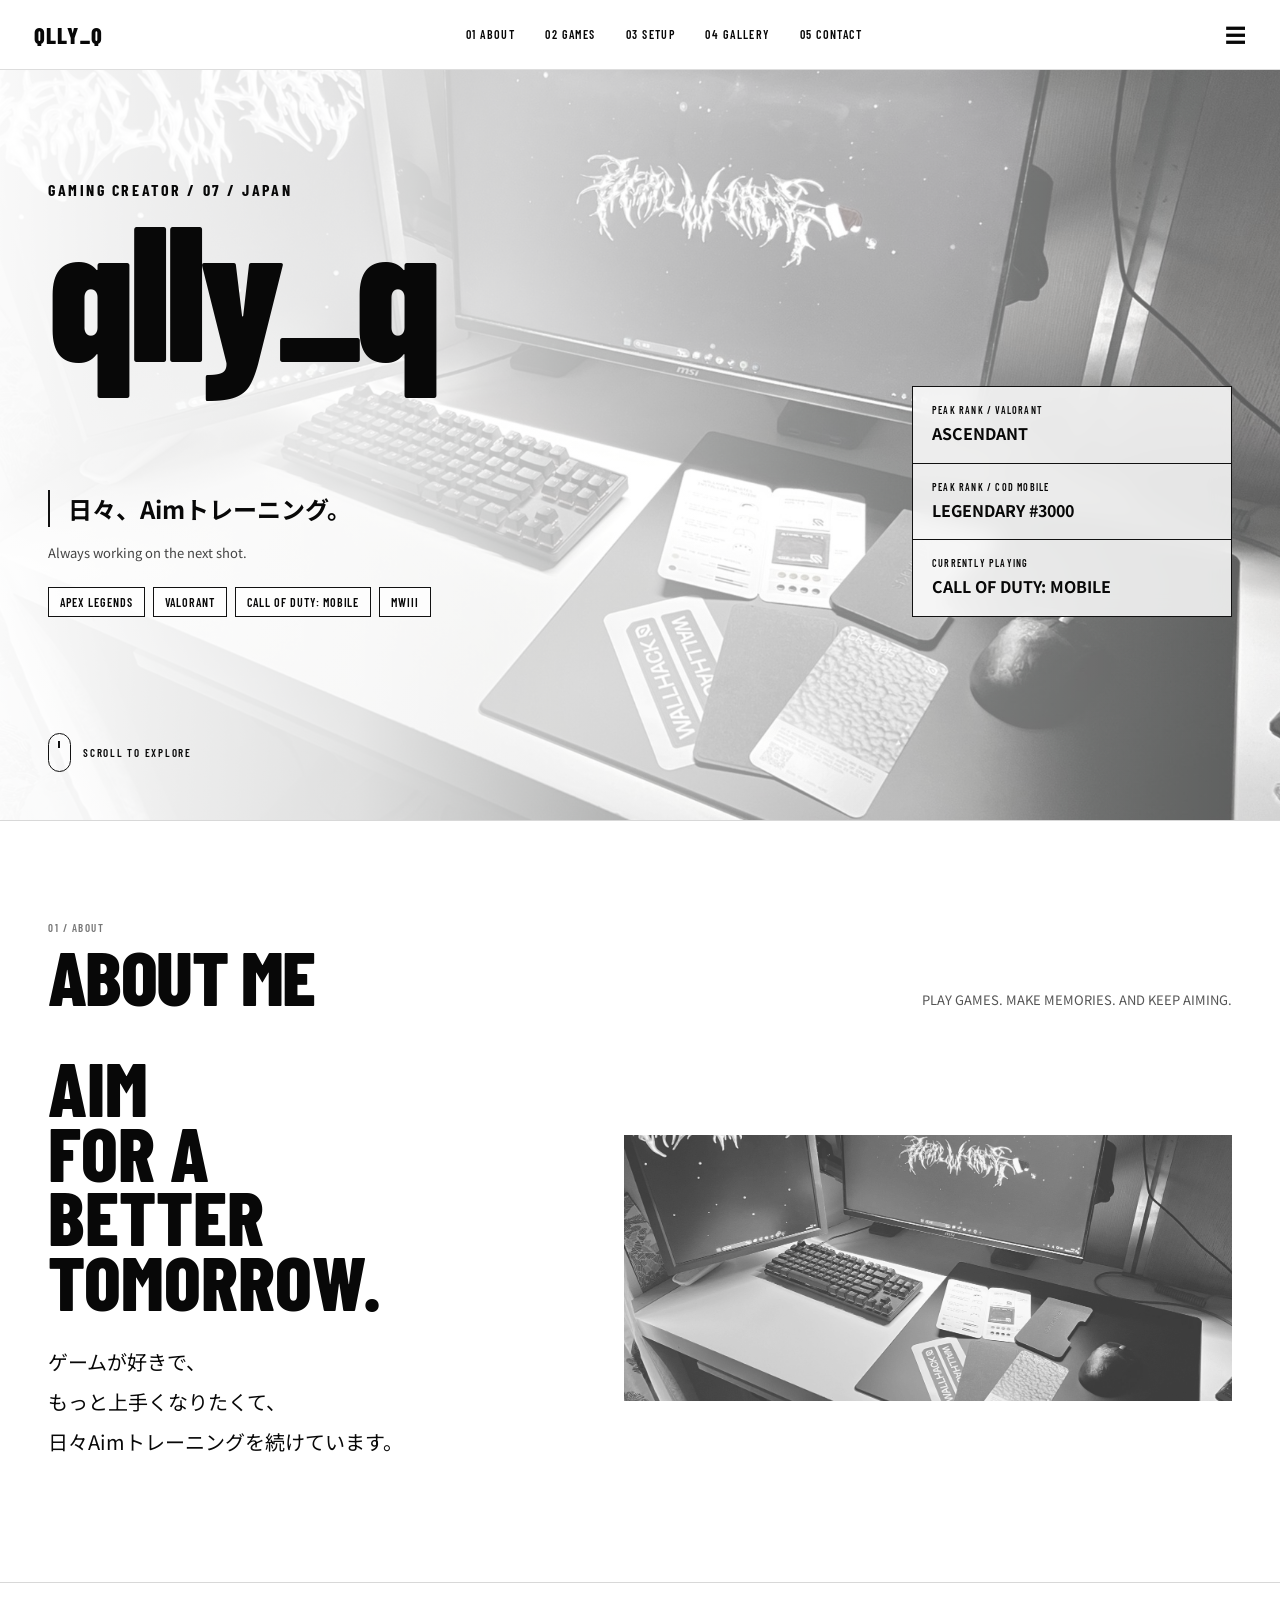
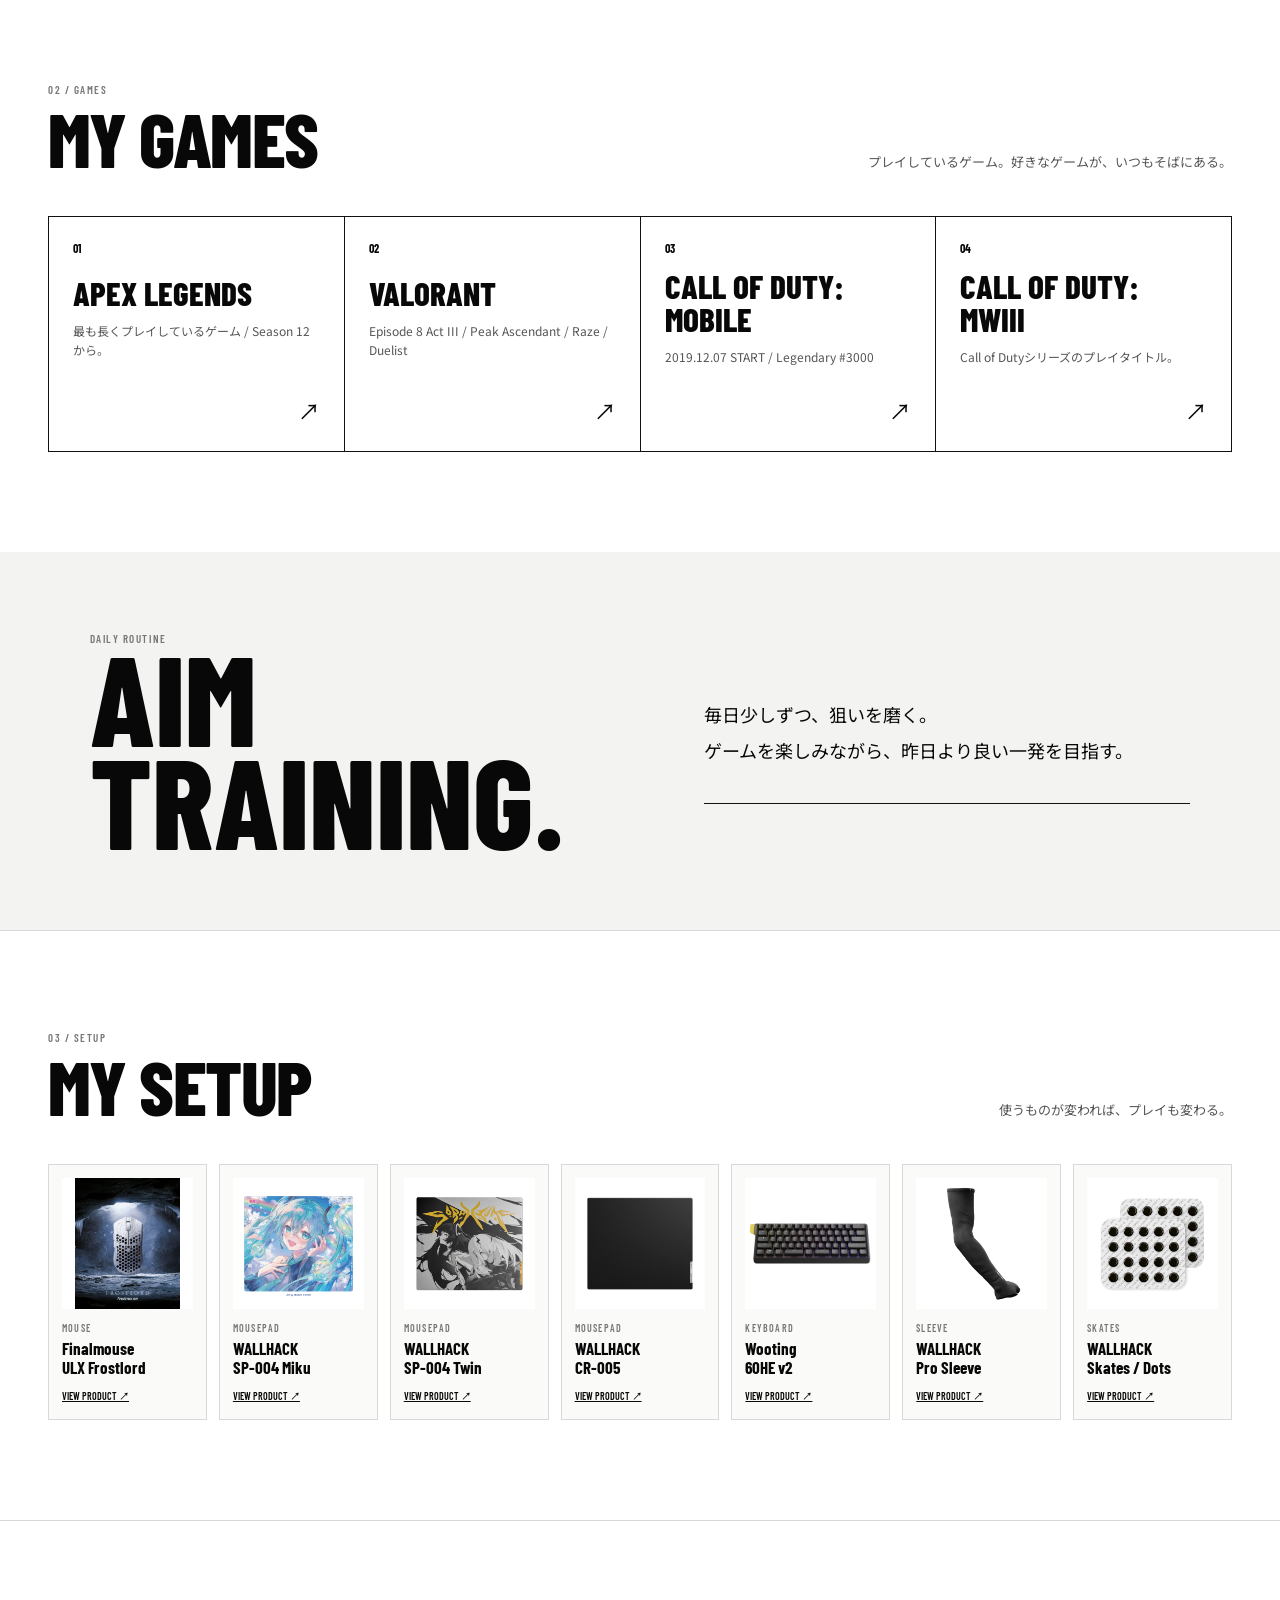
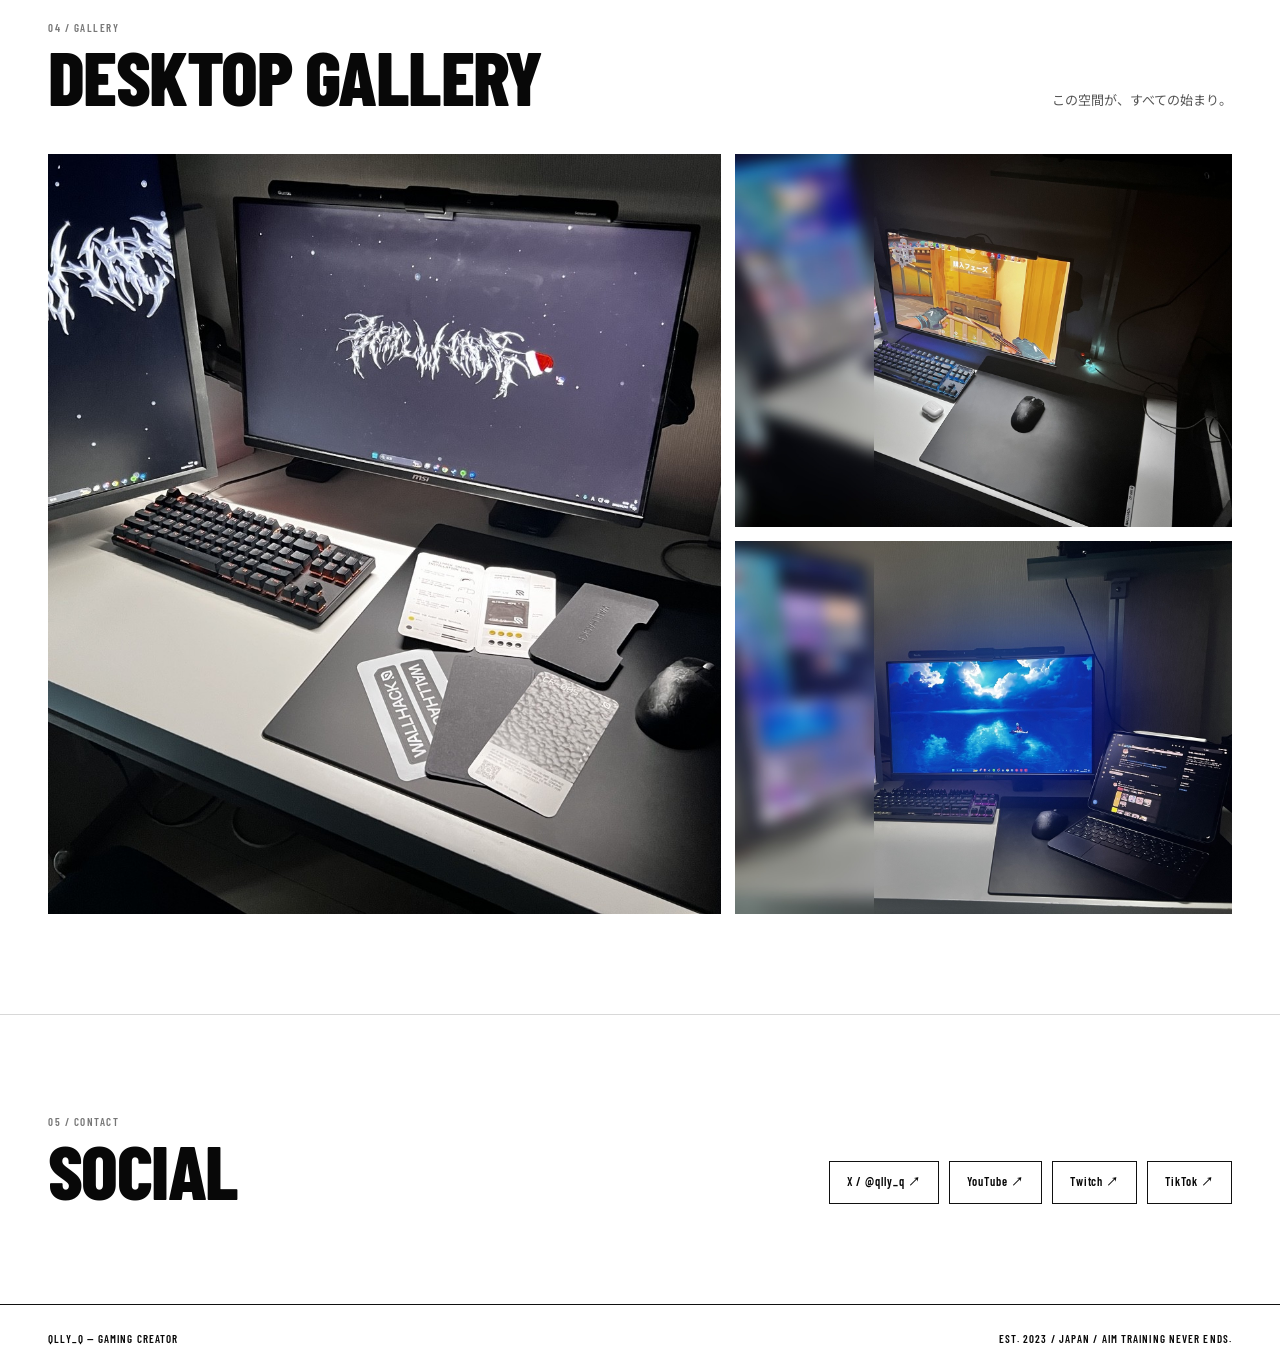
<file: index.html>
<!doctype html>
<html lang="ja">
<head>
<meta charset="utf-8"><meta name="viewport" content="width=device-width,initial-scale=1">
<title>QLLY_Q — Gaming Creator</title>
<meta name="description" content="QLLY_Q — Gaming Creator / Aim Training / Setup">
<style>
@import url('https://fonts.googleapis.com/css2?family=Barlow+Condensed:wght@400;500;600;700;800&family=Noto+Sans+JP:wght@400;500;700;900&display=swap');
:root{--ink:#080808;--paper:#fff;--line:#d8d8d8;--soft:#f3f3f1;--muted:#666;--max:1440px}
*{box-sizing:border-box}html{scroll-behavior:smooth}body{margin:0;background:#fff;color:var(--ink);font-family:'Noto Sans JP',sans-serif;line-height:1.55}a{color:inherit;text-decoration:none}img{display:block;max-width:100%}
.nav{position:fixed;z-index:20;top:0;left:0;right:0;height:70px;background:rgba(255,255,255,.93);backdrop-filter:blur(16px);border-bottom:1px solid #ddd;display:flex;align-items:center;justify-content:space-between;padding:0 34px}.logo{font:800 23px 'Barlow Condensed',sans-serif;letter-spacing:.05em}.navlinks{display:flex;gap:30px;font:600 12px 'Barlow Condensed',sans-serif;letter-spacing:.12em}.navlinks a:after{content:'';display:block;height:1px;background:#111;transform:scaleX(0);transform-origin:left;transition:.3s}.navlinks a:hover:after{transform:scaleX(1)}.menu{font-size:21px}
.hero{min-height:820px;padding-top:70px;position:relative;overflow:hidden}.hero-bg{position:absolute;inset:70px 0 0;background-image:linear-gradient(90deg,rgba(255,255,255,.97) 0%,rgba(255,255,255,.84) 28%,rgba(255,255,255,.43) 62%,rgba(255,255,255,.20) 100%),linear-gradient(0deg,rgba(255,255,255,.16),rgba(255,255,255,.16)),url('hero_desktop.jpg');background-size:cover;background-position:center;filter:saturate(.72)}.hero-inner{position:relative;z-index:1;max-width:var(--max);min-height:750px;margin:auto;padding:110px 48px 48px;display:flex;flex-direction:column;justify-content:space-between}.eyebrow{font:700 16px 'Barlow Condensed',sans-serif;letter-spacing:.16em}.hero-title{font:800 clamp(90px,15vw,220px)/.78 'Barlow Condensed',sans-serif;letter-spacing:-.035em;margin:12px 0 25px}.hero-grid{display:grid;grid-template-columns:1fr 320px;gap:48px;align-items:end}.tagline{font-size:24px;font-weight:700;border-left:2px solid #111;padding-left:18px;margin:0 0 16px}.sub{font-size:13px;color:#444}.games-line{display:flex;flex-wrap:wrap;gap:8px;margin-top:24px}.pill{border:1px solid #111;padding:7px 11px;font:600 12px 'Barlow Condensed',sans-serif;letter-spacing:.08em;background:rgba(255,255,255,.76)}.stats{border:1px solid #111;background:rgba(255,255,255,.83);backdrop-filter:blur(10px)}.stat{padding:17px 19px;border-bottom:1px solid #111}.stat:last-child{border:0}.stat small{display:block;font:600 10px 'Barlow Condensed',sans-serif;letter-spacing:.12em;margin-bottom:5px}.stat strong{font-size:16px}.scroll{font:600 11px 'Barlow Condensed',sans-serif;letter-spacing:.16em;display:flex;align-items:center;gap:12px}.scroll i{width:23px;height:39px;border:1px solid #111;border-radius:20px;position:relative}.scroll i:after{content:'';position:absolute;width:2px;height:7px;background:#111;left:9px;top:7px}
.section{max-width:var(--max);margin:auto;padding:100px 48px;border-top:1px solid var(--line)}.section-head{display:flex;justify-content:space-between;align-items:end;margin-bottom:44px}.num{font:600 11px 'Barlow Condensed',sans-serif;letter-spacing:.14em;color:#777}.heading{font:800 clamp(48px,6vw,84px)/.9 'Barlow Condensed',sans-serif;margin:7px 0 0;letter-spacing:-.02em}.desc{font-size:13px;color:#555;max-width:390px;text-align:right}
.about{display:grid;grid-template-columns:1fr 1.25fr;gap:90px;align-items:center}.about-copy .big{font:800 clamp(52px,6vw,88px)/.84 'Barlow Condensed',sans-serif}.about-copy p{font-size:20px;line-height:2;margin-top:30px}.about-image{aspect-ratio:16/7;overflow:hidden;background:#eee}.about-image img{width:100%;height:100%;object-fit:cover;filter:grayscale(1);opacity:.75}
.games{display:grid;grid-template-columns:repeat(4,1fr);border-top:1px solid #111;border-left:1px solid #111}.game{min-height:235px;padding:24px;border-right:1px solid #111;border-bottom:1px solid #111;display:flex;flex-direction:column;justify-content:space-between;background:#fff;transition:.3s}.game:hover{background:#f0f0ee;transform:translateY(-5px)}.game-no{font:700 12px 'Barlow Condensed',sans-serif}.game h3{font:800 33px/1 'Barlow Condensed',sans-serif;margin:0 0 8px}.game p{font-size:12px;color:#555}.arrow{text-align:right;font-size:22px}
.aim{background:#f3f3f1;padding:80px 7vw;margin:0 calc(50% - 50vw)}.aim-inner{max-width:var(--max);margin:auto;display:grid;grid-template-columns:1.1fr 1fr;gap:80px;align-items:center}.aim-title{font:800 clamp(72px,10vw,150px)/.8 'Barlow Condensed',sans-serif}.aim p{font-size:18px;line-height:2}.aim-line{height:1px;background:#111;margin-top:35px}
.setup-grid{display:grid;grid-template-columns:repeat(7,1fr);gap:12px}.gear{border:1px solid var(--line);background:#fafaf8;padding:13px;transition:.3s}.gear:hover{transform:translateY(-5px);border-color:#111}.gear-img{aspect-ratio:1;display:flex;align-items:center;justify-content:center;background:#fff;overflow:hidden}.gear-img img{width:100%;height:100%;object-fit:contain;transition:.35s}.gear:hover img{transform:scale(1.05)}.gear-type{font:600 10px 'Barlow Condensed',sans-serif;letter-spacing:.12em;color:#777;margin-top:13px}.gear h3{font:700 17px/1.1 'Barlow Condensed',sans-serif;margin:5px 0}.gear-link{font:600 10px 'Barlow Condensed',sans-serif;text-decoration:underline}
.gallery{display:grid;grid-template-columns:1.15fr .85fr;gap:14px}.photo{overflow:hidden;background:#eee;min-height:300px}.photo.tall{grid-row:span 2}.photo img{width:100%;height:100%;object-fit:cover;transition:.6s}.photo:hover img{transform:scale(1.03)}
.contact{display:flex;justify-content:space-between;align-items:end;gap:40px}.socials{display:flex;flex-wrap:wrap;gap:10px}.social{border:1px solid #111;padding:12px 17px;font:600 12px 'Barlow Condensed',sans-serif;letter-spacing:.08em;transition:.25s}.social:hover{background:#111;color:#fff}.footer{border-top:1px solid #111;padding:27px 48px;display:flex;justify-content:space-between;font:600 11px 'Barlow Condensed',sans-serif;letter-spacing:.1em}.reveal{opacity:0;transform:translateY(32px);transition:.8s ease}.reveal.show{opacity:1;transform:none}
@media(max-width:1050px){.setup-grid{grid-template-columns:repeat(4,1fr)}.games{grid-template-columns:repeat(2,1fr)}.about{grid-template-columns:1fr}.aim-inner{grid-template-columns:1fr}.hero-grid{grid-template-columns:1fr 280px}}
@media(max-width:700px){.nav{height:62px;padding:0 18px}.navlinks{display:none}.hero{padding-top:62px;min-height:770px}.hero-bg{inset:62px 0 0;background-image:linear-gradient(90deg,rgba(255,255,255,.93),rgba(255,255,255,.55)),url('hero_desktop.jpg');background-position:58% center}.hero-inner{padding:88px 22px 38px;min-height:708px}.hero-title{font-size:25vw}.hero-grid{grid-template-columns:1fr;gap:26px}.section{padding:72px 22px}.section-head{display:block}.desc{text-align:left;margin-top:14px}.games{grid-template-columns:1fr}.game{min-height:185px}.setup-grid{grid-template-columns:repeat(2,1fr)}.aim{padding:62px 22px}.aim-inner{gap:34px}.gallery{grid-template-columns:1fr}.photo.tall{grid-row:auto}.contact{display:block}.socials{margin-top:26px}.footer{display:block;padding:23px 22px}.footer span{display:block;margin-top:7px}}
</style></head>
<body>
<header class="nav"><a class="logo" href="#home">QLLY_Q</a><nav class="navlinks"><a href="#about">01 ABOUT</a><a href="#games">02 GAMES</a><a href="#setup">03 SETUP</a><a href="#gallery">04 GALLERY</a><a href="#contact">05 CONTACT</a></nav><div class="menu">☰</div></header>
<main>
<section class="hero" id="home"><div class="hero-bg"></div><div class="hero-inner reveal show"><div><div class="eyebrow">GAMING CREATOR / 07 / JAPAN</div><h1 class="hero-title">qlly_q</h1><div class="hero-grid"><div><p class="tagline">日々、Aimトレーニング。</p><div class="sub">Always working on the next shot.</div><div class="games-line"><span class="pill">APEX LEGENDS</span><span class="pill">VALORANT</span><span class="pill">CALL OF DUTY: MOBILE</span><span class="pill">MWIII</span></div></div><div class="stats"><div class="stat"><small>PEAK RANK / VALORANT</small><strong>ASCENDANT</strong></div><div class="stat"><small>PEAK RANK / COD MOBILE</small><strong>LEGENDARY #3000</strong></div><div class="stat"><small>CURRENTLY PLAYING</small><strong>CALL OF DUTY: MOBILE</strong></div></div></div></div><div class="scroll"><i></i>SCROLL TO EXPLORE</div></div></section>
<section class="section reveal" id="about"><div class="section-head"><div><div class="num">01 / ABOUT</div><h2 class="heading">ABOUT ME</h2></div><div class="desc">PLAY GAMES. MAKE MEMORIES. AND KEEP AIMING.</div></div><div class="about"><div class="about-copy"><div class="big">AIM<br>FOR A<br>BETTER<br>TOMORROW.</div><p>ゲームが好きで、<br>もっと上手くなりたくて、<br>日々Aimトレーニングを続けています。</p></div><div class="about-image"><img src="desk_01.jpg" alt="QLLY_Q gaming desk"></div></div></section>
<section class="section reveal" id="games"><div class="section-head"><div><div class="num">02 / GAMES</div><h2 class="heading">MY GAMES</h2></div><div class="desc">プレイしているゲーム。好きなゲームが、いつもそばにある。</div></div><div class="games"><a class="game" href="https://www.ea.com/ja-jp/games/apex-legends/apex-legends" target="_blank"><span class="game-no">01</span><div><h3>APEX LEGENDS</h3><p>最も長くプレイしているゲーム / Season 12から。</p></div><div class="arrow">↗</div></a><a class="game" href="https://playvalorant.com/ja-jp/" target="_blank"><span class="game-no">02</span><div><h3>VALORANT</h3><p>Episode 8 Act III / Peak Ascendant / Raze / Duelist</p></div><div class="arrow">↗</div></a><a class="game" href="https://www.callofduty.com/ja/mobile" target="_blank"><span class="game-no">03</span><div><h3>CALL OF DUTY: MOBILE</h3><p>2019.12.07 START / Legendary #3000</p></div><div class="arrow">↗</div></a><a class="game" href="https://www.callofduty.com/ja/store/games/modernwarfare3" target="_blank"><span class="game-no">04</span><div><h3>CALL OF DUTY: MWIII</h3><p>Call of Dutyシリーズのプレイタイトル。</p></div><div class="arrow">↗</div></a></div></section>
<section class="aim reveal"><div class="aim-inner"><div><div class="num">DAILY ROUTINE</div><div class="aim-title">AIM<br>TRAINING.</div></div><div><p>毎日少しずつ、狙いを磨く。<br>ゲームを楽しみながら、昨日より良い一発を目指す。</p><div class="aim-line"></div></div></div></section>
<section class="section reveal" id="setup"><div class="section-head"><div><div class="num">03 / SETUP</div><h2 class="heading">MY SETUP</h2></div><div class="desc">使うものが変われば、プレイも変わる。</div></div><div class="setup-grid">
<a class="gear" href="https://finalmouse.com/products/ulx-frostlord" target="_blank"><div class="gear-img"><img src="frostlord.jpeg" alt="Finalmouse ULX Frostlord"></div><div class="gear-type">MOUSE</div><h3>Finalmouse<br>ULX Frostlord</h3><span class="gear-link">VIEW PRODUCT ↗</span></a>
<a class="gear" href="https://wallhack.com/ja-jp/products/sp-004-miku" target="_blank"><div class="gear-img"><img src="sp004_miku.webp" alt="WALLHACK SP-004 Miku"></div><div class="gear-type">MOUSEPAD</div><h3>WALLHACK<br>SP-004 Miku</h3><span class="gear-link">VIEW PRODUCT ↗</span></a>
<a class="gear" href="https://wallhack.com/ja-jp/pages/campaigns/twin-pad" target="_blank"><div class="gear-img"><img src="sp004_twin.webp" alt="WALLHACK SP-004 Twin"></div><div class="gear-type">MOUSEPAD</div><h3>WALLHACK<br>SP-004 Twin</h3><span class="gear-link">VIEW PRODUCT ↗</span></a>
<a class="gear" href="https://wallhack.com/ja-jp/products/cr-005-black" target="_blank"><div class="gear-img"><img src="cr005.webp" alt="WALLHACK CR-005"></div><div class="gear-type">MOUSEPAD</div><h3>WALLHACK<br>CR-005</h3><span class="gear-link">VIEW PRODUCT ↗</span></a>
<a class="gear" href="https://wooting.io/ja/wooting-60he-v2" target="_blank"><div class="gear-img"><img src="wooting_60he_v2.webp" alt="Wooting 60HE v2"></div><div class="gear-type">KEYBOARD</div><h3>Wooting<br>60HE v2</h3><span class="gear-link">VIEW PRODUCT ↗</span></a>
<a class="gear" href="https://wallhack.com/ja-jp/products/pro-sleeve" target="_blank"><div class="gear-img"><img src="pro_sleeve.webp" alt="WALLHACK Pro Sleeve"></div><div class="gear-type">SLEEVE</div><h3>WALLHACK<br>Pro Sleeve</h3><span class="gear-link">VIEW PRODUCT ↗</span></a>
<a class="gear" href="https://wallhack.com/ja-jp/products/skates-dots" target="_blank"><div class="gear-img"><img src="skates_dots.webp" alt="WALLHACK Skates Dots"></div><div class="gear-type">SKATES</div><h3>WALLHACK<br>Skates / Dots</h3><span class="gear-link">VIEW PRODUCT ↗</span></a>
</div></section>
<section class="section reveal" id="gallery"><div class="section-head"><div><div class="num">04 / GALLERY</div><h2 class="heading">DESKTOP GALLERY</h2></div><div class="desc">この空間が、すべての始まり。</div></div><div class="gallery"><div class="photo tall"><img src="desk_01.jpg" alt="Gaming desk setup"></div><div class="photo"><img src="desk_02_private.jpg" alt="Gaming setup photo"></div><div class="photo"><img src="desk_03_private.jpg" alt="Gaming setup photo"></div></div></section>
<section class="section reveal" id="contact"><div class="contact"><div><div class="num">05 / CONTACT</div><h2 class="heading">SOCIAL</h2></div><div class="socials"><a class="social" href="https://x.com/qlly_q" target="_blank">X / @qlly_q ↗</a><a class="social" href="https://youtube.com/@qlly_q" target="_blank">YouTube ↗</a><a class="social" href="https://m.twitch.tv/qlly_q/home" target="_blank">Twitch ↗</a><a class="social" href="https://www.tiktok.com/@qlly_q0" target="_blank">TikTok ↗</a></div></div></section>
</main><footer class="footer"><span>QLLY_Q — GAMING CREATOR</span><span>EST. 2023 / JAPAN / AIM TRAINING NEVER ENDS.</span></footer>
<script>const io=new IntersectionObserver(es=>es.forEach(e=>{if(e.isIntersecting)e.target.classList.add('show')}),{threshold:.12});document.querySelectorAll('.reveal').forEach(e=>io.observe(e));</script>
</body></html>
</file>
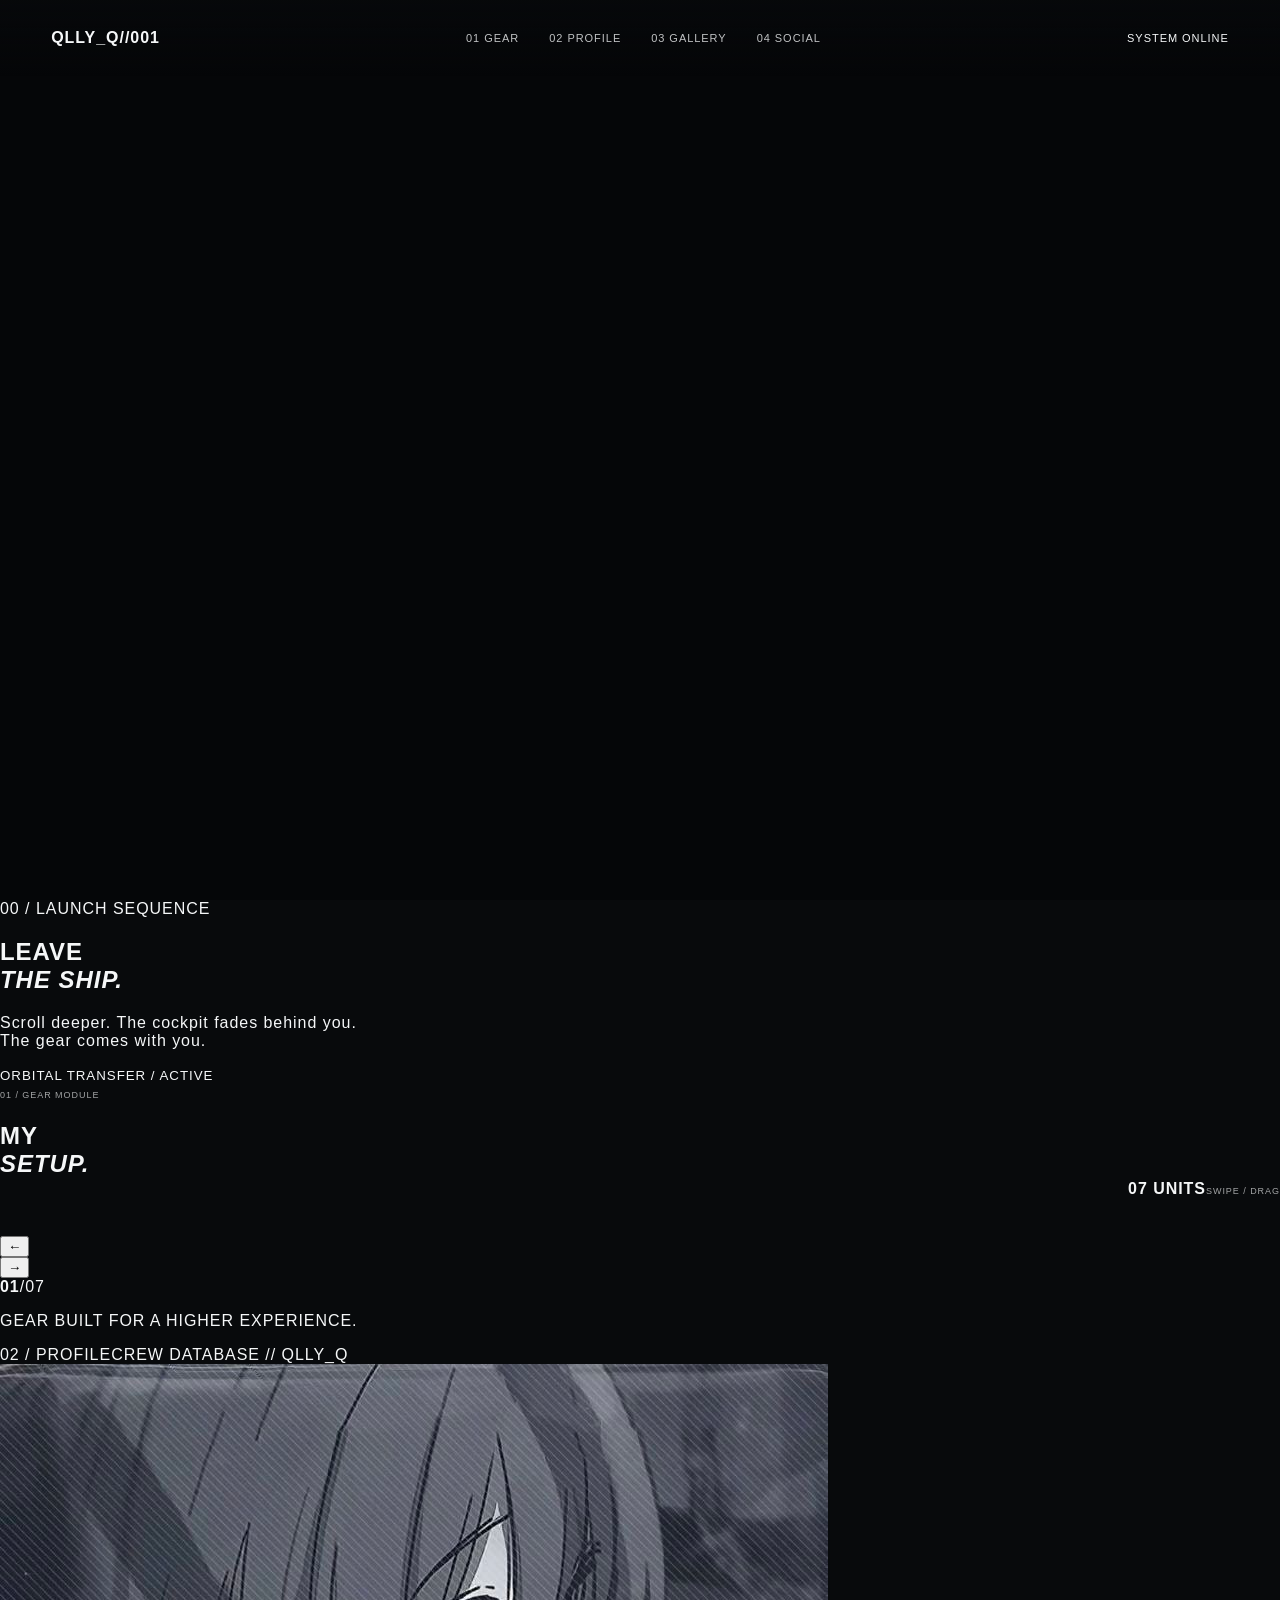
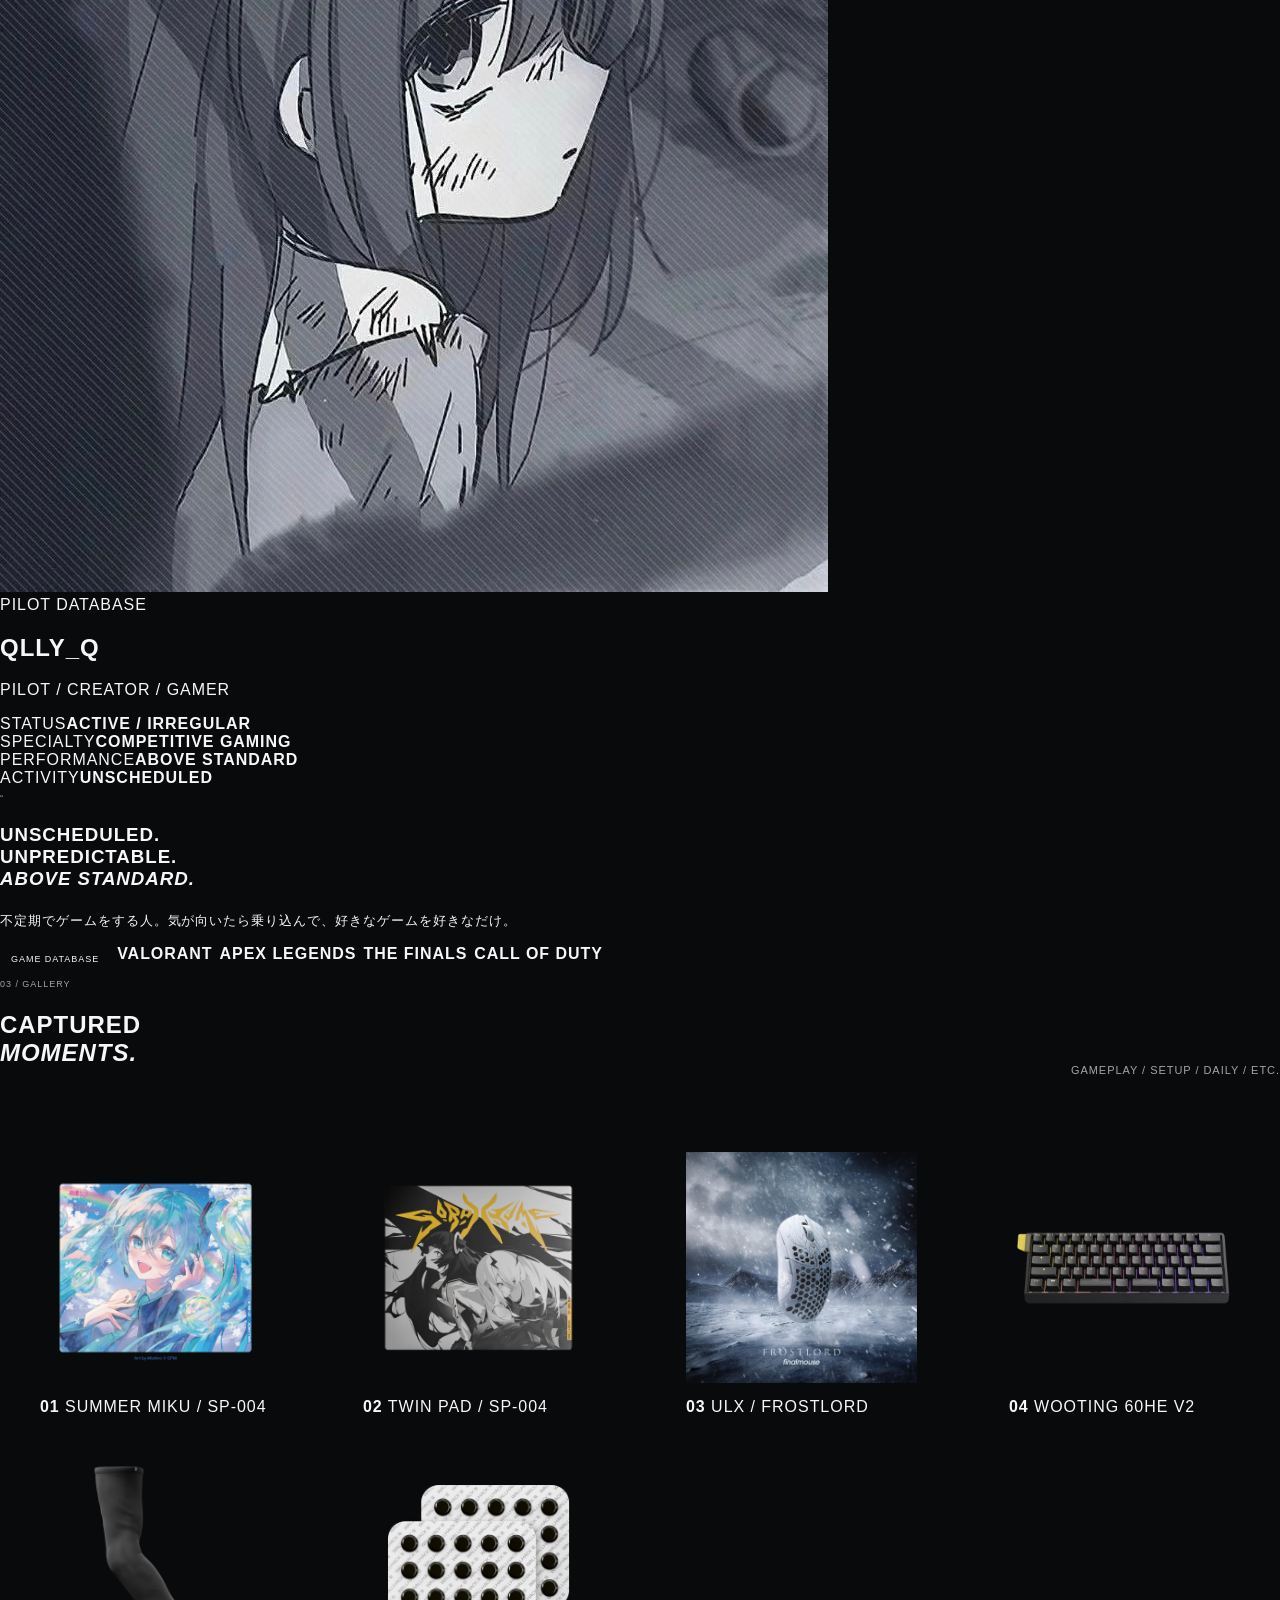
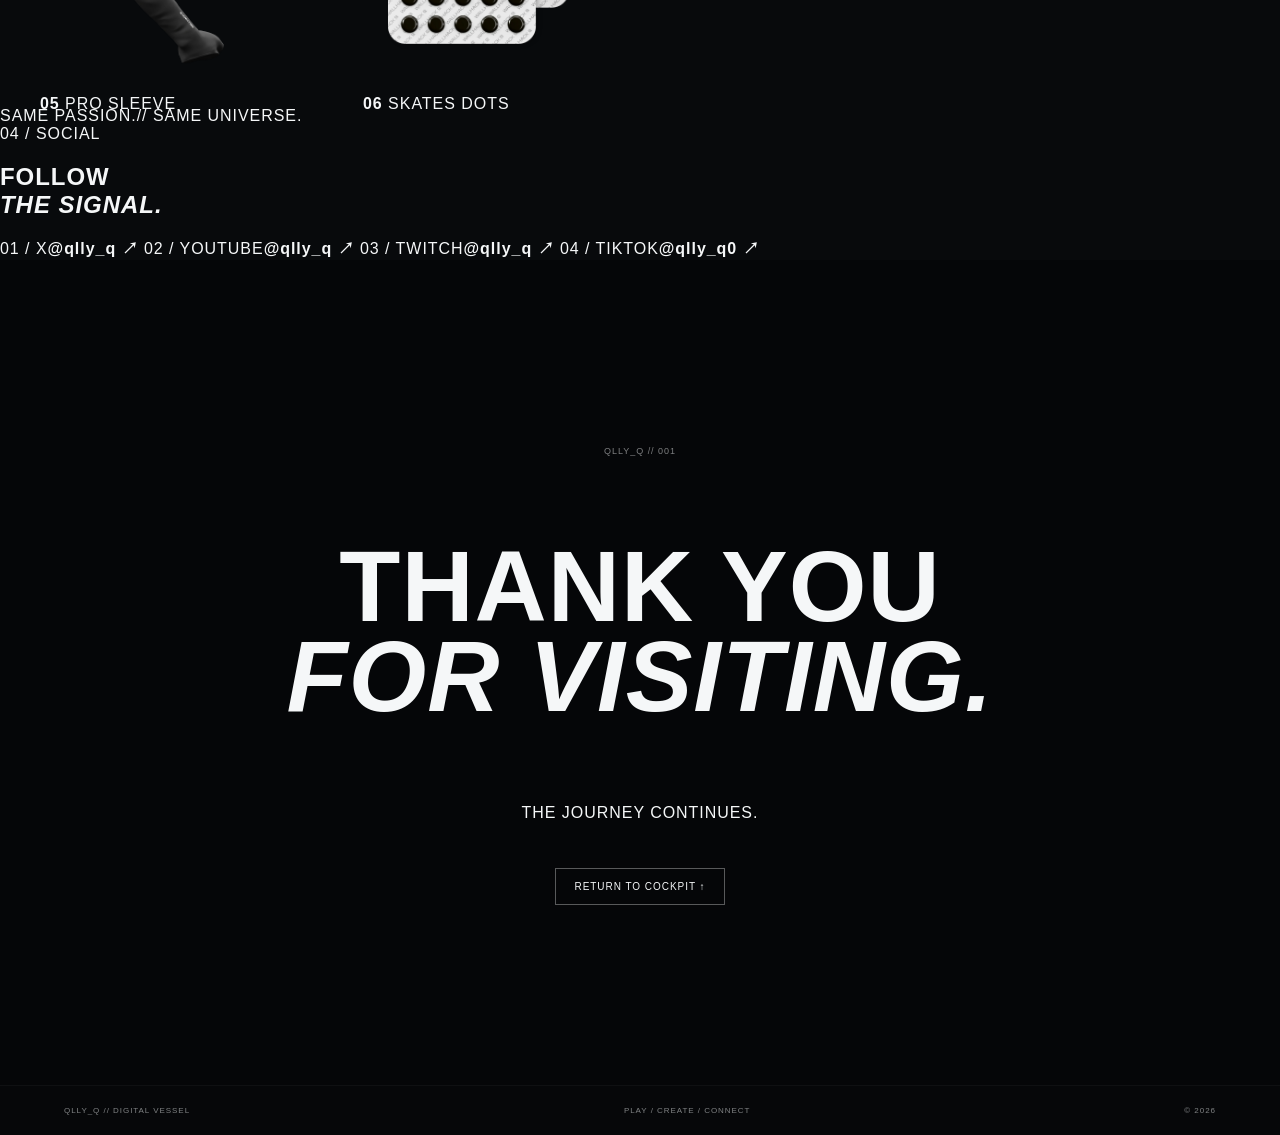
<file: index 5.html>
<!doctype html>
<html lang="ja">
<head>
<meta charset="utf-8">
<meta name="viewport" content="width=device-width, initial-scale=1, viewport-fit=cover">
<meta name="theme-color" content="#eef1f3">
<meta name="description" content="QLLY_Q — PILOT / CREATOR / GAMER. A small playground in a big universe.">
<title>QLLY_Q // 001 — A SMALL PLAYGROUND</title>
<link rel="preconnect" href="https://fonts.googleapis.com">
<link rel="preconnect" href="https://fonts.gstatic.com" crossorigin>
<link href="https://fonts.googleapis.com/css2?family=Barlow+Condensed:wght@400;500;600;700;800;900&family=Space+Mono:wght@400;700&display=swap" rel="stylesheet">
<link rel="stylesheet" href="style.css">
</head>
<body>
<div class="loader" id="loader"><div class="loader-mark">QLLY_Q // 001</div><div class="loader-track"><span></span></div><small>SYSTEM INITIALIZING</small></div>
<div class="grain"></div>
<header class="nav">
  <a href="#home" class="brand">QLLY_Q<span>//001</span></a>
  <nav>
    <a href="#gear">01 GEAR</a><a href="#profile">02 PROFILE</a><a href="#gallery">03 GALLERY</a><a href="#social">04 SOCIAL</a>
  </nav>
  <div class="status"><i></i> SYSTEM ONLINE</div>
</header>
<main>
<section id="home" class="hero scene">
  <div class="hero-video">
    <video id="spaceVideo" autoplay muted loop playsinline preload="metadata" poster="ship-interior.jpeg" aria-hidden="true">
      <source src="space.mp4" type="video/mp4">
    </video>
  </div>
  <div class="hero-fallback" aria-hidden="true"></div>
  <div class="window-frame" aria-hidden="true"><span></span><span></span><span></span><span></span></div>
  <div class="video-credit"><a href="https://pixabay.com/videos/earth-space-spaceship-window-orbit-337746/" target="_blank" rel="noopener">SPACE FEED / PIXABAY ↗</a></div>
  <div class="scanlines"></div>
  <div class="hud hud-left"><span>MISSION</span><b>PLAY.</b><b>CREATE.</b><b>STAY CURIOUS.</b><em>EARTH ORBIT // 001</em></div>
  <div class="hud hud-right"><span>SYSTEM STATUS</span><p>LIFE SUPPORT <b>100%</b></p><p>POWER <b>87%</b></p><p>NETWORK <b>ONLINE</b></p><p>GEAR <b>07/07</b></p></div>
  <div class="hero-center">
    <p class="eyebrow">WELCOME ABOARD.</p>
    <h1>QLLY_Q</h1>
    <p class="role">PILOT / CREATOR / GAMER</p>
    <div class="hero-rule"></div>
    <p class="tagline">A SMALL PLAYGROUND<br>IN A BIG UNIVERSE.</p>
  </div>
  <div class="scroll-cue"><span>SCROLL TO EXPLORE</span><b>↓</b></div>
  <div class="corner corner-tl">35.6762° N<br>139.6503° E</div>
  <div class="corner corner-br">QLLY_Q // DIGITAL VESSEL<br>STATUS: NOMINAL</div>
</section>

<section class="launch scene-dark" id="launch">
  <div class="space-layer"></div>
  <div class="launch-content">
    <span class="section-code">00 / LAUNCH SEQUENCE</span>
    <h2>LEAVE<br><em>THE SHIP.</em></h2>
    <p>Scroll deeper. The cockpit fades behind you.<br>The gear comes with you.</p>
    <div class="launch-line"><span></span></div>
    <small>ORBITAL TRANSFER / ACTIVE</small>
  </div>
</section>

<section id="gear" class="gear section-light">
  <div class="section-head"><div><span class="section-code">01 / GEAR MODULE</span><h2>MY<br><em>SETUP.</em></h2></div><div class="head-meta"><b>07 UNITS</b><span>SWIPE / DRAG</span></div></div>
  <div class="gear-space"><div class="stars"></div><div class="orbit-grid"></div>
    <button class="gear-arrow prev" aria-label="previous">←</button>
    <div class="gear-track" id="gearTrack"></div>
    <button class="gear-arrow next" aria-label="next">→</button>
  </div>
  <div class="gear-footer"><div class="counter"><b id="gearCurrent">01</b><span>/</span><span>07</span></div><div class="progress"><i id="gearProgress"></i></div><p>GEAR BUILT FOR A HIGHER EXPERIENCE.</p></div>
</section>

<section id="profile" class="profile scene">
  <div class="profile-bg"></div><div class="profile-shade"></div>
  <div class="profile-inner">
    <div class="profile-top"><span class="section-code">02 / PROFILE</span><span>CREW DATABASE // QLLY_Q</span></div>
    <div class="profile-grid">
      <div class="profile-card">
        <div class="portrait-frame"><img src="profile-icon.jpeg" alt="QLLY_Q profile icon"></div>
        <span class="mini-label">PILOT DATABASE</span>
        <h2>QLLY_Q</h2><p>PILOT / CREATOR / GAMER</p>
        <div class="profile-specs">
          <div><span>STATUS</span><b>ACTIVE / IRREGULAR</b></div>
          <div><span>SPECIALTY</span><b>COMPETITIVE GAMING</b></div>
          <div><span>PERFORMANCE</span><b>ABOVE STANDARD</b></div>
          <div><span>ACTIVITY</span><b>UNSCHEDULED</b></div>
        </div>
      </div>
      <div class="profile-copy">
        <span class="quote-mark">“</span>
        <h3>UNSCHEDULED.<br>UNPREDICTABLE.<br><em>ABOVE STANDARD.</em></h3>
        <p>不定期でゲームをする人。気が向いたら乗り込んで、好きなゲームを好きなだけ。</p>
        <div class="games"><span>GAME DATABASE</span><b>VALORANT</b><b>APEX LEGENDS</b><b>THE FINALS</b><b>CALL OF DUTY</b></div>
      </div>
    </div>
  </div>
</section>

<section id="gallery" class="gallery section-light">
  <div class="section-head"><div><span class="section-code">03 / GALLERY</span><h2>CAPTURED<br><em>MOMENTS.</em></h2></div><p>GAMEPLAY / SETUP / DAILY / ETC.</p></div>
  <div class="gallery-grid">
    <figure class="wide"><img src="summer-miku.webp" alt="Summer Miku setup"><figcaption><b>01</b> SUMMER MIKU / SP-004</figcaption></figure>
    <figure><img src="twin-pad.webp" alt="Twin Pad"><figcaption><b>02</b> TWIN PAD / SP-004</figcaption></figure>
    <figure><img src="frostlord.webp" alt="Finalmouse Frostlord"><figcaption><b>03</b> ULX / FROSTLORD</figcaption></figure>
    <figure><img src="wooting-60he-v2.webp" alt="Wooting 60HE v2"><figcaption><b>04</b> WOOTING 60HE V2</figcaption></figure>
    <figure><img src="pro-sleeve.webp" alt="WALLHACK PRO Sleeve"><figcaption><b>05</b> PRO SLEEVE</figcaption></figure>
    <figure><img src="skates-dots.webp" alt="WALLHACK Skates Dots"><figcaption><b>06</b> SKATES DOTS</figcaption></figure>
  </div>
  <div class="gallery-bottom">SAME PASSION.<span>//</span> SAME UNIVERSE.</div>
</section>

<section id="social" class="social scene-dark">
  <div class="social-space"></div>
  <div class="social-inner"><span class="section-code">04 / SOCIAL</span><h2>FOLLOW<br><em>THE SIGNAL.</em></h2>
    <div class="social-grid">
      <a href="https://x.com/qlly_q?s=11" target="_blank" rel="noopener"><span>01 / X</span><b>@qlly_q ↗</b></a>
      <a href="https://youtube.com/@qlly_q?si=kjyvdSnyLzYemOGX" target="_blank" rel="noopener"><span>02 / YOUTUBE</span><b>@qlly_q ↗</b></a>
      <a href="https://m.twitch.tv/qlly_q/home" target="_blank" rel="noopener"><span>03 / TWITCH</span><b>@qlly_q ↗</b></a>
      <a href="https://www.tiktok.com/@qlly_q0?_r=1&_t=ZS-99Zs23ig4xT" target="_blank" rel="noopener"><span>04 / TIKTOK</span><b>@qlly_q0 ↗</b></a>
    </div>
  </div>
</section>

<section class="departure scene-dark"><div class="departure-stars"></div><div class="departure-content"><span>QLLY_Q // 001</span><h2>THANK YOU<br><em>FOR VISITING.</em></h2><p>THE JOURNEY CONTINUES.</p><a href="#home">RETURN TO COCKPIT ↑</a></div></section>
</main>
<footer><span>QLLY_Q // DIGITAL VESSEL</span><span>PLAY / CREATE / CONNECT</span><span>© 2026</span></footer>
<script src="script.js"></script>
</body>
</html>
</file>
<file: style.css>
*{box-sizing:border-box}html{scroll-behavior:smooth}body{margin:0;background:#080a0c;color:#f5f7f8;font-family:Arial,Helvetica,sans-serif;letter-spacing:.06em}a{color:inherit;text-decoration:none}.nav{position:fixed;z-index:20;top:0;left:0;right:0;height:76px;display:flex;align-items:center;justify-content:space-between;padding:0 4vw;background:linear-gradient(#07090bcc,transparent);font-size:11px}.brand{font-weight:800;font-size:16px}.brand small{display:block;font-size:8px;opacity:.65}.nav nav{display:flex;gap:30px}.nav nav a,.contact{opacity:.78}.contact{border:1px solid #ffffff55;padding:9px 14px}.hero{position:relative;height:100svh;min-height:620px;overflow:hidden;background:#050608}.space-layer{position:absolute;inset:0;z-index:0;overflow:hidden;background:#050608}.space-layer video{width:100%;height:100%;object-fit:cover;display:block}.cockpit-frame{position:absolute;inset:0;width:100%;height:100%;object-fit:cover;z-index:2;pointer-events:none}.hero-ui{position:absolute;inset:0;z-index:5;pointer-events:none}.live{position:absolute;right:4vw;top:16%;font-size:9px}.scroll{position:absolute;left:50%;bottom:5%;transform:translateX(-50%);font-size:10px}.scroll span{display:block;text-align:center;font-size:20px;margin-top:8px}.hero-credit{position:absolute;z-index:6;right:4vw;bottom:3%;font-size:8px;opacity:.65}.section{padding:110px 5vw;background:#080a0c}.section-head{display:flex;justify-content:space-between;align-items:end;margin-bottom:38px}.section-head span,.profile-copy>span,.social-section>div>span{font-size:9px;opacity:.65}.section h2{font-size:clamp(42px,7vw,84px);line-height:.9;margin:12px 0 0;letter-spacing:-.04em}.section-head p{font-size:11px;opacity:.65}.gear-grid{display:grid;grid-template-columns:repeat(4,1fr);gap:12px}.gear-card{position:relative;min-height:360px;padding:16px;border:1px solid #ffffff1c;background:linear-gradient(145deg,#15181c,#090b0d);overflow:hidden;transition:.3s}.gear-card:hover{transform:translateY(-5px);border-color:#ffffff66}.gear-card>span{font-size:9px;opacity:.6}.gear-card img{width:100%;height:245px;object-fit:contain;display:block;margin:8px 0}.gear-card strong{font-size:13px;line-height:1.35}.gear-card i{position:absolute;right:17px;bottom:18px}.profile-section{display:grid;grid-template-columns:1fr 1.2fr;gap:7vw;align-items:center;background:#f1f3f4;color:#0a0c0e}.profile-photo{border:1px solid #0b0d0f33;padding:12px}.profile-photo img{display:block;width:100%;max-height:620px;object-fit:contain}.profile-copy h2{font-size:clamp(40px,6vw,80px)}.profile-copy>p{line-height:1.8;font-size:13px}.specs{margin:35px 0;border-top:1px solid #0b0d0f33}.specs p{margin:0;padding:14px 0;border-bottom:1px solid #0b0d0f33;font-size:10px}.specs b{display:inline-block;width:120px}.games{display:flex;flex-wrap:wrap;gap:7px}.games span{border:1px solid #0b0d0f44;padding:8px 10px;font-size:9px}.gallery-grid{display:grid;grid-template-columns:repeat(4,1fr);gap:12px}.gallery-grid a{aspect-ratio:1;overflow:hidden;border:1px solid #ffffff1c;background:#101317}.gallery-grid img{width:100%;height:100%;object-fit:contain}.social-section{display:grid;grid-template-columns:1fr 1fr;gap:8vw;align-items:start;background:#f1f3f4;color:#0a0c0e}.social-list{border-top:1px solid #0b0d0f44}.social-list a{display:grid;grid-template-columns:100px 1fr 30px;align-items:center;padding:23px 0;border-bottom:1px solid #0b0d0f44}.social-list span{font-size:9px;opacity:.6}.social-list b{font-size:18px}.departure{text-align:center;padding:180px 5vw;background:#050608}.departure span{font-size:9px;opacity:.5}.departure h2{font-size:clamp(45px,8vw,100px);line-height:.9}.departure a{display:inline-block;margin-top:30px;border:1px solid #fff5;padding:12px 18px;font-size:10px}footer{display:flex;justify-content:space-between;padding:20px 5vw;font-size:8px;opacity:.5;background:#050608;border-top:1px solid #fff1}@media(max-width:900px){.nav nav{display:none}.gear-grid{grid-template-columns:repeat(2,1fr)}.gallery-grid{grid-template-columns:repeat(2,1fr)}.profile-section,.social-section{grid-template-columns:1fr}}@media(max-width:520px){.gear-grid{grid-template-columns:1fr}.section{padding:80px 5vw}.nav{height:60px}.contact{display:none}}#loader{position:fixed;z-index:100;inset:0;background:#080a0c;display:flex;flex-direction:column;align-items:center;justify-content:center;font-size:10px;gap:10px;transition:opacity .5s}#loader b{font-size:18px}
</file>
